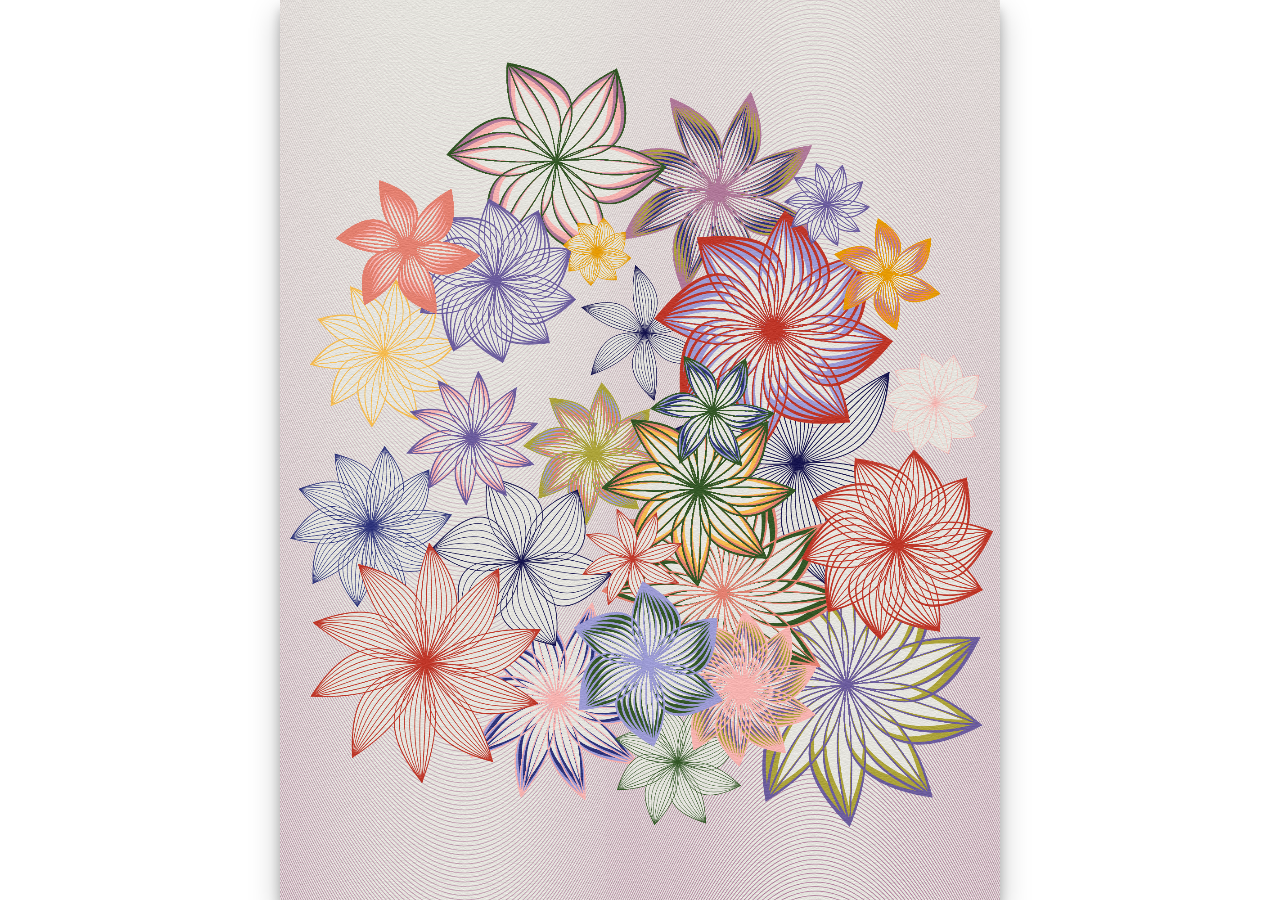
<file: algernon/index.html>
<!doctype html><html><head><title>For Algernon | elsif 2023</title><meta charset="utf-8"><script id="fxhash-snippet">//---- do not edit the following code (you can indent as you wish)
      let alphabet = "123456789abcdefghijkmnopqrstuvwxyzABCDEFGHJKLMNPQRSTUVWXYZ"
      var fxhash = "oo" + Array(49).fill(0).map(_=>alphabet[(Math.random()*alphabet.length)|0]).join('')
      const url = new URL(window.location.href)
      let p;
      p = url.searchParams.get('f');
      if (p) {
        fxhash = p;
      }
      
      //fxhash = 'oo1e51PCnR95nbGncPsJ1DgkxE1KMwFo2qP9PdDFYaFpfGg6dts'
      
      let b58dec = str=>[...str].reduce((p,c)=>p*alphabet.length+alphabet.indexOf(c)|0, 0)
      let fxhashTrunc = fxhash.slice(2)
      let regex = new RegExp(".{" + ((fxhash.length/4)|0) + "}", 'g')
      let hashes = fxhashTrunc.match(regex).map(h => b58dec(h))
      let sfc32 = (a, b, c, d) => {
        return () => {
          a |= 0; b |= 0; c |= 0; d |= 0
          var t = (a + b | 0) + d | 0
          d = d + 1 | 0
          a = b ^ b >>> 9
          b = c + (c << 3) | 0
          c = c << 21 | c >>> 11
          c = c + t | 0
          return (t >>> 0) / 4294967296
        }
      }
      var fxrand = sfc32(...hashes)
      // true if preview mode active, false otherwise
      // you can append preview=1 to the URL to simulate preview active
      var isFxpreview = new URLSearchParams(window.location.search).get('preview') === "1"
      // call this method to trigger the preview
      function fxpreview() {
        console.log("fxhash: TRIGGER PREVIEW")
      }
      //---- /do not edit the following code</script><link rel="stylesheet" href="./style.css"><script src="./p5.min.js"></script><script type="module"></script></head><body><div id="container"></div><script defer="defer" src="./bundle.js"></script></body></html>
</file>
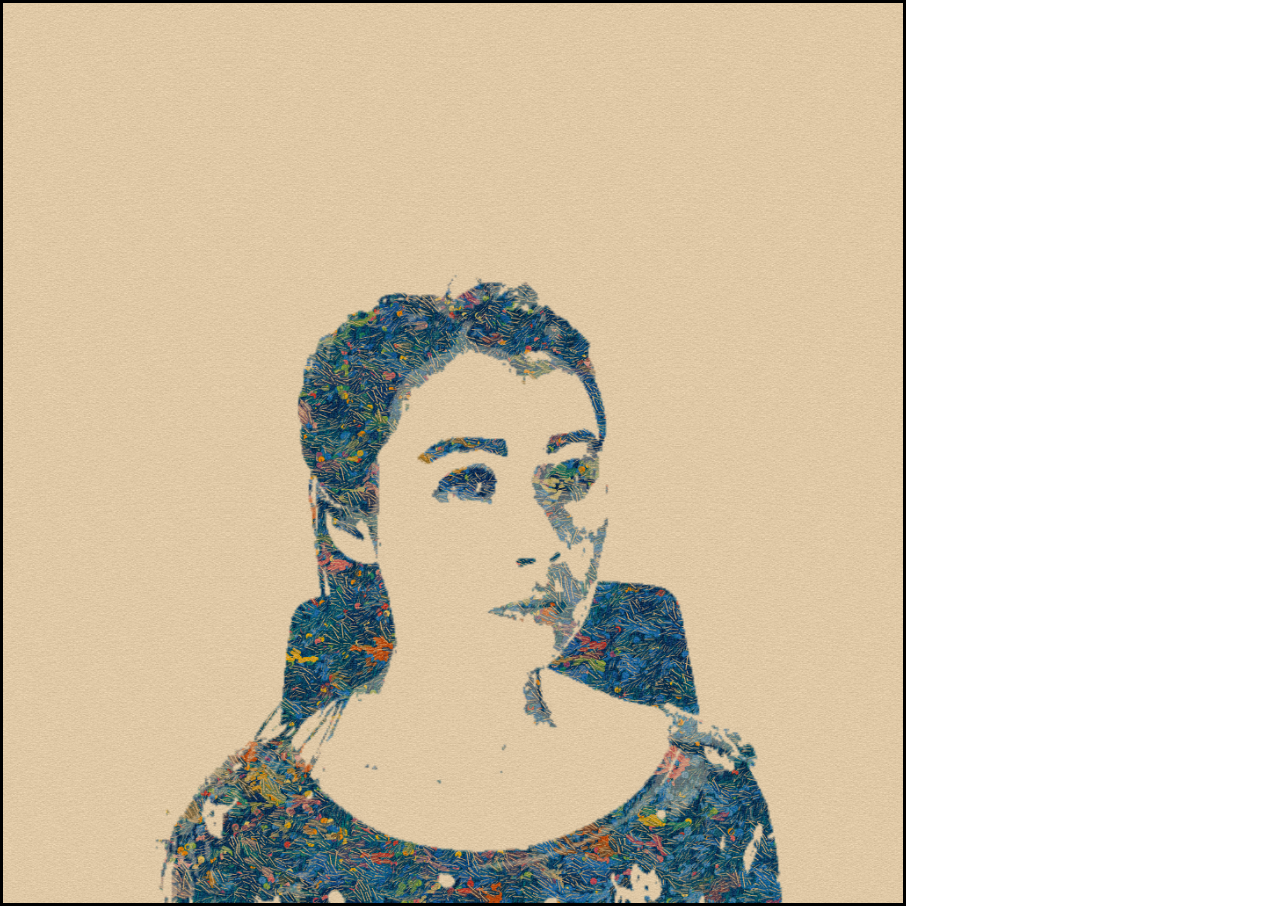
<file: elsie/index.html>
<!DOCTYPE html>
<html>

<head>
  <title>FXHASH project</title>
  <meta charset="utf-8">
  <script id="fxhash-snippet">
    //---- do not edit the following code (you can indent as you wish)
    let search = new URLSearchParams(window.location.search)
    let alphabet = "123456789abcdefghijkmnopqrstuvwxyzABCDEFGHJKLMNPQRSTUVWXYZ"
    let b58dec = str =>
      [...str].reduce(
        (p, c) => (p * alphabet.length + alphabet.indexOf(c)) | 0,
        0
      )
    let sfc32 = (a, b, c, d) => {
      return () => {
        a |= 0
        b |= 0
        c |= 0
        d |= 0
        var t = (((a + b) | 0) + d) | 0
        d = (d + 1) | 0
        a = b ^ (b >>> 9)
        b = (c + (c << 3)) | 0
        c = (c << 21) | (c >>> 11)
        c = (c + t) | 0
        return (t >>> 0) / 4294967296
      }
    }
    let rndHash = n =>
      Array(n)
        .fill(0)
        .map(_ => alphabet[(Math.random() * alphabet.length) | 0])
        .join("")
    let matcher = (str, start) =>
      str
        .slice(start)
        .match(new RegExp(".{" + ((str.length - start) >> 2) + "}", "g"))
        .map(b58dec)
    // make fxrand from hash
    var fxhash = search.get("fxhash") || "oo" + rndHash(49)
    var fxrand = sfc32(...matcher(fxhash, 2))
    // make fxrandminter from minter address
    var fxminter = search.get("fxminter") || "tz1" + rndHash(33)
    var fxrandminter = sfc32(...matcher(fxminter, 3))
    // true if preview mode active, false otherwise
    // you can append preview=1 to the URL to simulate preview active
    var isFxpreview = search.get("preview") === "1"
    // call this method to trigger the preview
    function fxpreview() {
      console.log("FXPREVIEW")
      // window.dispatchEvent(new Event("fxhash-preview"))
      // setTimeout(() => fxpreview(), 500)
    }
    // get the byte params from the URL
    const searchParams = window.location.hash
    let initialInputBytes = searchParams?.replace("#0x", "")
    const throttle = (func, delay) => {
      let isThrottled = false

      return function (...args) {
        if (!isThrottled) {
          func.apply(this, args)
          isThrottled = true

          setTimeout(() => {
            isThrottled = false
          }, delay)
        }
      }
    }

    const stringToHex = s => {
      let rtn = ""
      for (let i = 0; i < s.length; i++) {
        rtn += s.charCodeAt(i).toString(16).padStart(4, "0")
      }
      return rtn
    }

    const completeHexColor = hexCode => {
      let hex = hexCode.replace("#", "")
      if (hex.length === 6) {
        hex = `${hex}ff`
      }
      if (hex.length === 3) {
        hex = `${hex[0]}${hex[0]}${hex[1]}${hex[1]}${hex[2]}${hex[2]}ff`
      }
      return hex
    }

    // the parameter processor, used to parse fxparams
    const processors = {
      number: {
        serialize: input => {
          const view = new DataView(new ArrayBuffer(8))
          view.setFloat64(0, input)
          return view.getBigUint64(0).toString(16).padStart(16, "0")
        },
        deserialize: input => {
          const view = new DataView(new ArrayBuffer(8))
          for (let i = 0; i < 8; i++) {
            view.setUint8(i, parseInt(input.substring(i * 2, i * 2 + 2), 16))
          }
          return view.getFloat64(0)
        },
        bytesLength: () => 8,
        constrain: (value, definition) => {
          let min = Number.MIN_SAFE_INTEGER
          if (typeof definition.options?.min !== "undefined")
            min = Number(definition.options.min)
          let max = Number.MAX_SAFE_INTEGER
          if (typeof definition.options?.max !== "undefined")
            max = Number(definition.options.max)
          max = Math.min(max, Number.MAX_SAFE_INTEGER)
          min = Math.max(min, Number.MIN_SAFE_INTEGER)
          const v = Math.min(Math.max(value, min), max)
          if (definition?.options?.step) {
            const t = 1.0 / definition?.options?.step
            return Math.round(v * t) / t
          }
          return v
        },
        random: definition => {
          let min = Number.MIN_SAFE_INTEGER
          if (typeof definition.options?.min !== "undefined")
            min = Number(definition.options.min)
          let max = Number.MAX_SAFE_INTEGER
          if (typeof definition.options?.max !== "undefined")
            max = Number(definition.options.max)
          max = Math.min(max, Number.MAX_SAFE_INTEGER)
          min = Math.max(min, Number.MIN_SAFE_INTEGER)
          const v = Math.random() * (max - min) + min
          if (definition?.options?.step) {
            const t = 1.0 / definition?.options?.step
            return Math.round(v * t) / t
          }
          return v
        },
      },
      bigint: {
        serialize: input => {
          const view = new DataView(new ArrayBuffer(8))
          view.setBigInt64(0, BigInt(input))
          return view.getBigUint64(0).toString(16).padStart(16, "0")
        },
        deserialize: input => {
          const view = new DataView(new ArrayBuffer(8))
          for (let i = 0; i < 8; i++) {
            view.setUint8(i, parseInt(input.substring(i * 2, i * 2 + 2), 16))
          }
          return view.getBigInt64(0)
        },
        bytesLength: () => 8,
        random: definition => {
          const MIN_SAFE_INT64 = -9223372036854775808n
          const MAX_SAFE_INT64 = 9223372036854775807n
          let min = MIN_SAFE_INT64
          let max = MAX_SAFE_INT64
          if (typeof definition.options?.min !== "undefined")
            min = BigInt(definition.options.min)
          if (typeof definition.options?.max !== "undefined")
            max = BigInt(definition.options.max)
          const range = max - min
          const bits = range.toString(2).length
          let random
          do {
            random = BigInt(
              "0b" +
              Array.from(
                crypto.getRandomValues(new Uint8Array(Math.ceil(bits / 8)))
              )
                .map(b => b.toString(2).padStart(8, "0"))
                .join("")
            )
          } while (random > range)
          return random + min
        },
      },
      boolean: {
        serialize: input =>
          (typeof input === "boolean" && input) ||
            (typeof input === "string" && input === "true")
            ? "01"
            : "00",
        // if value is "00" -> 0 -> false, otherwise we consider it's 1
        deserialize: input => {
          return input === "00" ? false : true
        },
        bytesLength: () => 1,
        random: () => Math.random() < 0.5,
      },
      color: {
        serialize: input => {
          return completeHexColor(input)
        },
        deserialize: input => input,
        bytesLength: () => 4,
        transform: input => {
          const r = parseInt(input.slice(0, 2), 16)
          const g = parseInt(input.slice(2, 4), 16)
          const b = parseInt(input.slice(4, 6), 16)
          const a = parseInt(input.slice(6, 8), 16)
          return {
            hex: {
              rgb: "#" + input.slice(0, 6),
              rgba: "#" + input,
            },
            obj: {
              rgb: { r, g, b },
              rgba: { r, g, b, a },
            },
            arr: {
              rgb: [r, g, b],
              rgba: [r, g, b, a],
            },
          }
        },
        constrain: (value, definition) => {
          const hex = value.replace("#", "")
          return hex.slice(0, 8).padEnd(8, "f")
        },
        random: () =>
          `${[...Array(8)]
            .map(() => Math.floor(Math.random() * 16).toString(16))
            .join("")}`,
      },
      string: {
        serialize: (input, def) => {
          let max = 64
          if (typeof def.options?.maxLength !== "undefined")
            max = Number(def.options.maxLength)
          let hex = stringToHex(input.substring(0, max))
          hex = hex.padEnd(max * 4, "0")
          return hex
        },
        deserialize: input => {
          const hx = input.match(/.{1,4}/g) || []
          let rtn = ""
          for (let i = 0; i < hx.length; i++) {
            const int = parseInt(hx[i], 16)
            if (int === 0) break
            rtn += String.fromCharCode(int)
          }
          return rtn
        },
        bytesLength: options => {
          if (typeof options?.maxLength !== "undefined")
            return Number(options.maxLength) * 2
          return 64 * 2
        },
        constrain: (value, definition) => {
          let min = 0
          if (typeof definition.options?.minLength !== "undefined")
            min = definition.options.minLength
          let max = 64
          if (typeof definition.options?.maxLength !== "undefined")
            max = definition.options.maxLength
          let v = value.slice(0, max)
          if (v.length < min) {
            return v.padEnd(min)
          }
          return v
        },
        random: definition => {
          let min = 0
          if (typeof definition.options?.minLength !== "undefined")
            min = definition.options.minLength
          let max = 64
          if (typeof definition.options?.maxLength !== "undefined")
            max = definition.options.maxLength
          const length = Math.round(Math.random() * (max - min) + min)
          return [...Array(length)]
            .map(i => (~~(Math.random() * 36)).toString(36))
            .join("")
        },
      },
      bytes: {
        serialize: (input, def) => {
          const out = Array.from(input)
            .map(i => i.toString(16).padStart(2, "0"))
            .join("")
          return out
        },
        deserialize: (input, def) => {
          const len = input.length / 2
          const uint8 = new Uint8Array(len)
          let idx
          for (let i = 0; i < len; i++) {
            idx = i * 2
            uint8[i] = parseInt(`${input[idx]}${input[idx + 1]}`, 16)
          }
          return uint8
        },
        bytesLength: opt => opt.length,
        constain: (value, def) => {
          return value
        },
        random: def => {
          const len = def.options?.length || 0
          const uint8 = new Uint8Array(len)
          for (let i = 0; i < len; i++) {
            uint8[i] = (Math.random() * 255) | 0
          }
          return uint8
        },
      },
      select: {
        serialize: (input, def) => {
          // find the index of the input in the array of options
          return Math.min(255, def.options?.options?.indexOf(input) || 0)
            .toString(16)
            .padStart(2, "0")
        },
        deserialize: (input, definition) => {
          return (
            definition.options.options[parseInt(input, 16)] || definition.default
          )
        },
        bytesLength: () => 1,
        constrain: (value, definition) => {
          if (definition.options.options.includes(value)) {
            return value
          }
          return definition.options.options[0]
        },
        random: definition => {
          const index = Math.round(
            Math.random() * (definition?.options?.options?.length - 1) + 0
          )
          return definition?.options?.options[index]
        },
      },
    }

    // Utility function to get parameter value, default value, or a random value
    const getParamValue = (param, def, processor) => {
      if (typeof param !== "undefined") return param
      if (typeof def.default !== "undefined") return def.default
      return processor.random(def)
    }

    // params are injected into the piece using the binary representation of the
    // numbers, to keep precision
    const serializeParams = (params, definition) => {
      // Initialization of the hex string for parameters
      let hexString = ""
      // If definition is not provided, return an empty hex string
      if (!definition) return hexString
      // Iterating over the definitions
      for (const def of definition) {
        const { id, type } = def
        // Get the processor for the given type
        const processor = processors[type]
        // Get the param value, fall back to default or a random value
        const paramValue = getParamValue(params[id], def, processor)
        // Serialize the param value
        const serializedParam = processor.serialize(paramValue, def)
        // Concatenate serialized params
        hexString += serializedParam
      }
      return hexString
    }

    // takes the parameters as bytes and outputs an object with the
    // deserialized parameters, identified by their id in an object
    const deserializeParams = (bytes, definition) => {
      const params = {}
      for (const def of definition) {
        const processor = processors[def.type]
        // if we don't have any parameters defined in the URL, set the
        // default value and move on
        if (!bytes) {
          let v
          if (typeof def.default === "undefined") v = processor.random(def)
          else v = def.default
          params[def.id] = processor.constrain?.(v, def) || v
          continue
        }
        // extract the length from the bytes & shift the initial bytes string
        const valueBytes = bytes.substring(
          0,
          processor.bytesLength(def?.options) * 2
        )
        bytes = bytes.substring(processor.bytesLength(def?.options) * 2)
        // deserialize the bytes into the params
        const value = processor.deserialize(valueBytes, def)
        params[def.id] = processor.constrain?.(value, def) || value
      }
      return params
    }

    const processParam = (paramId, value, definitions, transformer) => {
      const definition = definitions.find(d => d.id === paramId)
      const processor = processors[definition.type]
      return processor[transformer]?.(value, definition) || value
    }

    const processParams = (values, definitions, transformer) => {
      const paramValues = {}
      for (const definition of definitions) {
        const processor = processors[definition.type]
        const value = values[definition.id]
        // deserialize the bytes into the params
        paramValues[definition.id] =
          processor[transformer]?.(value, definition) || value
      }
      return paramValues
    }

    window.$fx = {
      _version: "3.3.0",
      _processors: processors,
      // where params def & features will be stored
      _params: undefined,
      _features: undefined,
      // where the parameter values are stored
      _paramValues: {},
      _listeners: {},
      _receiveUpdateParams: async function (newRawValues, onDefault) {
        const handlers = await this.propagateEvent("params:update", newRawValues)
        handlers.forEach(([optInDefault, onDone]) => {
          if (!(typeof optInDefault == "boolean" && !optInDefault)) {
            this._updateParams(newRawValues)
            onDefault?.()
          }
          onDone?.(optInDefault, newRawValues)
        })
        if (handlers.length === 0) {
          this._updateParams(newRawValues)
          onDefault?.()
        }
      },
      _updateParams: function (newRawValues) {
        const constrained = processParams(
          { ...this._rawValues, ...newRawValues },
          this._params,
          "constrain"
        )
        Object.keys(constrained).forEach(paramId => {
          this._rawValues[paramId] = constrained[paramId]
        })
        this._paramValues = processParams(
          this._rawValues,
          this._params,
          "transform"
        )
        this._updateInputBytes()
      },
      _updateInputBytes: function () {
        const bytes = serializeParams(this._rawValues, this._params)
        this.inputBytes = bytes
      },
      _emitParams: function (newRawValues) {
        const constrainedValues = Object.keys(newRawValues).reduce(
          (acc, paramId) => {
            acc[paramId] = processParam(
              paramId,
              newRawValues[paramId],
              this._params,
              "constrain"
            )
            return acc
          },
          {}
        )
        this._receiveUpdateParams(constrainedValues, () => {
          parent.postMessage(
            {
              id: "fxhash_emit:params:update",
              data: {
                params: constrainedValues,
              },
            },
            "*"
          )
        })
      },
      hash: fxhash,
      rand: fxrand,
      minter: fxminter,
      randminter: fxrandminter,
      iteration: Number(search.get("fxiteration")) || 1,
      context: search.get("fxcontext") || "standalone",

      preview: fxpreview,
      isPreview: isFxpreview,
      params: function (definition) {
        this._params = definition
        this._rawValues = deserializeParams(initialInputBytes, definition)
        this._paramValues = processParams(
          this._rawValues,
          definition,
          "transform"
        )
        this._updateInputBytes()
      },
      features: function (features) {
        this._features = features
      },
      getFeature: function (id) {
        return this._features[id]
      },
      getFeatures: function () {
        return this._features
      },
      getParam: function (id) {
        return this._paramValues[id]
      },
      getParams: function () {
        return this._paramValues
      },
      getRawParam: function (id) {
        return this._rawValues[id]
      },
      getRawParams: function () {
        return this._rawValues
      },
      getRandomParam: function (id) {
        const definition = this._params.find(d => d.id === id)
        const processor = processors[definition.type]
        return processor.random(definition)
      },
      getDefinitions: function () {
        return this._params
      },
      stringifyParams: function (params) {
        return JSON.stringify(
          params || this._rawValues,
          (key, value) => {
            if (typeof value === "bigint") return value.toString()
            return value
          },
          2
        )
      },
      on: function (name, callback, onDone) {
        if (!this._listeners[name]) {
          this._listeners[name] = []
        }
        this._listeners[name].push([callback, onDone])
        return () => {
          const index = this._listeners[name].findIndex(([c]) => c === callback)
          if (index > -1) {
            this._listeners[name].splice(index, 1)
          }
        }
      },
      propagateEvent: async function (name, data) {
        const results = []
        if (this._listeners?.[name]) {
          for (const [callback, onDone] of this._listeners[name]) {
            const result = callback(data)
            results.push([
              result instanceof Promise ? await result : result,
              onDone,
            ])
          }
        }
        return results
      },
      emit: function (id, data) {
        switch (id) {
          case "params:update":
            this._emitParams(data)
            break
          default:
            console.log("$fx.emit called with unknown id:", id)
            break
        }
      },
    }
    const resetFxRand = () => {
      fxrand = sfc32(...matcher(fxhash, 2))
      $fx.rand = fxrand
      fxrand.reset = resetFxRand
    }
    fxrand.reset = resetFxRand
    const resetFxRandMinter = () => {
      fxrandminter = sfc32(...matcher(fxminter, 3))
      $fx.randminter = fxrandminter
      fxrandminter.reset = resetFxRandMinter
    }
    fxrandminter.reset = resetFxRandMinter
    window.addEventListener("message", event => {
      if (event.data === "fxhash_getInfo") {
        parent.postMessage(
          {
            id: "fxhash_getInfo",
            data: {
              version: window.$fx._version,
              hash: window.$fx.hash,
              iteration: window.$fx.iteration,
              features: window.$fx.getFeatures(),
              params: {
                definitions: window.$fx.getDefinitions(),
                values: window.$fx.getRawParams(),
              },
              minter: window.$fx.minter,
            },
          },
          "*"
        )
      }
      if (event.data?.id === "fxhash_params:update") {
        const { params } = event.data.data
        if (params) window.$fx._receiveUpdateParams(params)
      }
    })
  // END NEW

  //---- /do not edit the following code
  </script>
  <link rel="stylesheet" href="./style.css">
  <script src="./kdTree-min.js"></script>
  <script src="./p5.min.js"></script>

  <!-- if you need to import js scripts do it here -->
</head>

<body>
  <div id="main">
    <canvas width="512" height="512" id="canvas" style="width:1024px; height: 1024px;"></canvas>
  </div>
  <div id="infos">
    <input class='button' type="button" name="takephoto" onclick="takePhoto()" value="take photo" />
  </div>
  <video id="video" playsinline style="
      -webkit-transform: scaleX(-1);
      transform: scaleX(-1);
      display: none;
      width: auto;
      height: auto;
      ">
  </video>

  <!-- WEBPACK will inject the bundle.js here -->
<script defer src="./bundle.js"></script></body>

</html>
</file>
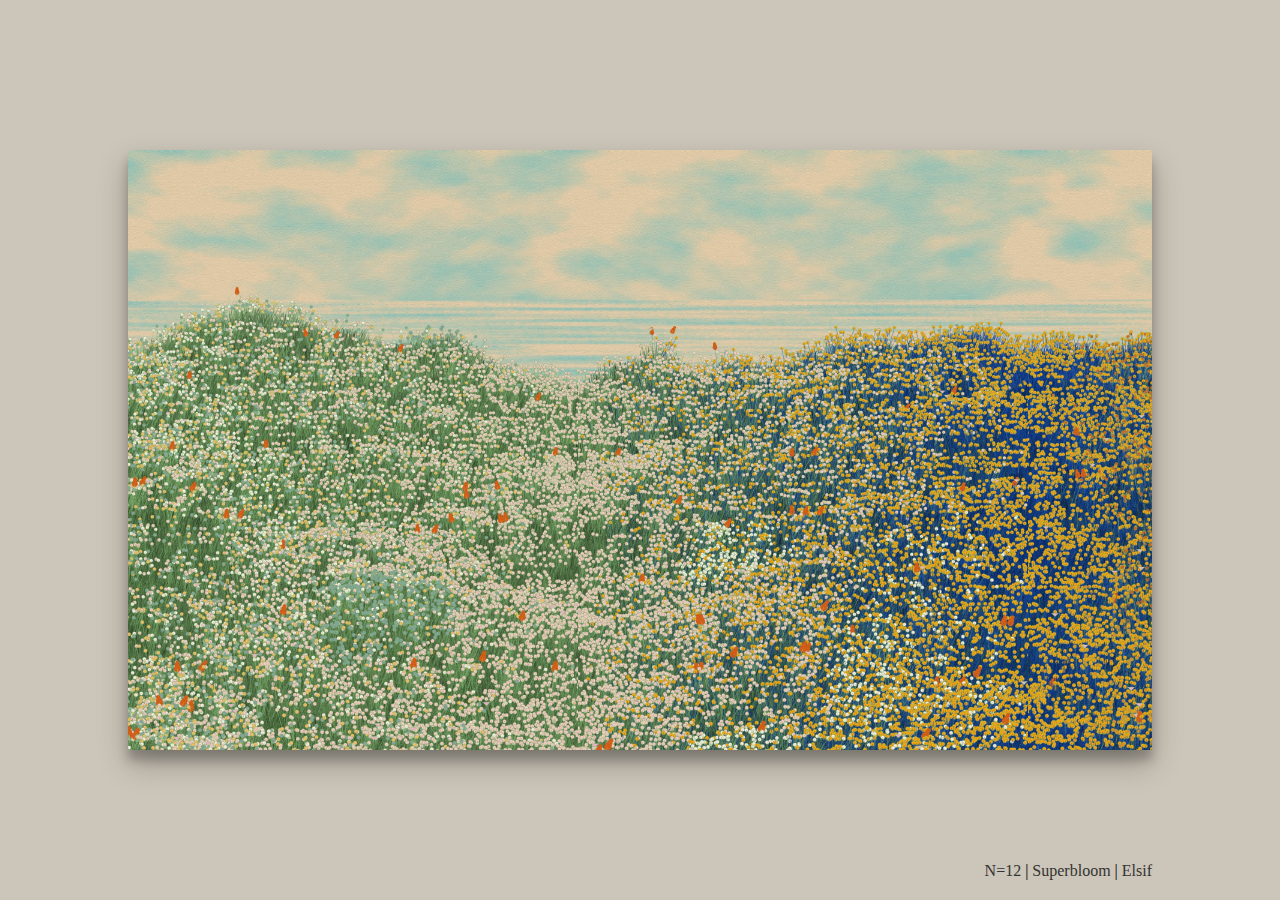
<file: superbloom/index.html>
<!DOCTYPE html>
<html>
<head>
<meta name="viewport" content="width=device-width, initial-scale=1">
<style>
body {
  padding: 0;
  margin: 0;
  background-color: #ccc5b9;
  overflow: hidden;
}

div.scroll-container {
  display:block;
  margin: 0;
  position: absolute;
  top: 50%;
  left: 50%;
  transform: translateX(-50%) translateY(-50%);
  box-shadow: rgba(0, 0, 0, 0.25) 0px 14px 28px, rgba(0, 0, 0, 0.22) 0px 10px 10px;

  overflow: auto;
  white-space: nowrap;
  padding: 0;
  height: 600px;
  max-height: 80%;
  width: 80%;
  overflow-y: hidden;
  overflow-x: hidden;
}

div.scroll {
  height: 100%;
  width: 100%;
  animation: slide infinite 1200s alternate;
  animation-timing-function: linear;
}

div.scroll:hover {
  animation-play-state: paused;
}

@keyframes slide {
  0% {
    margin-left: 0px;
  }
  100% {
    margin-left: -63264px;
  }
}

div.scroll-container img {
  padding: 0;
  margin: 0;
  height: 100%;
}

div.info {
  display:block;
  position: absolute;
  right: 10%;
  bottom: 20px;
}
a {
  color: #333;
  text-decoration: none;
}

</style>
</head>
<body>
<div class="scroll-container" id="scroll-container">
  <div class='scroll' id="scroll"></div>
</div>

<div class="info">
  <a href="https://feralfile.com/exhibitions/n-12-2ts" target="_blank">N=12</a> | 
  <a href="https://opensea.io/collection/n-12-1?search[stringTraits][0][name]=Artist&search[stringTraits][0][values][0]=Elsif" target="_blank">Superbloom</a> | 
  <a href="https://twitter.com/ElsifThen" target=_blank>Elsif</a>
</div>

<script>
  let scroll = document.getElementById('scroll');
  let html = ''
  const urlParams = new URLSearchParams(window.location.search);
  let start = parseInt(urlParams.get('set'));
  let play = true;
  if (urlParams.get('play') == 'false') {
    scroll.style.animation = 'none';
  }
  let i = 0;
  if (!isNaN(start)) {
    i = start - 1;
  }
  for (; i < 144; i++) {
    html += '<img src="thumbs/'+ i + '.jpg" title="Iteration #'+ (i+1) +'" loading="lazy" />';
  }
  scroll.innerHTML = html;
</script>
</body>
</html>
</file>
<file: algernon/style.css>
body {
    overflow: hidden;
    margin: 0;
    background-color: white;
}
#canvas {
    display:block;
    margin: 0;
    position: absolute;
    top: 50%;
    left: 50%;
    transform: translateX(-50%) translateY(-50%);
    /*box-shadow: rgba(0, 0, 0, 0.1) 0px 4px 12px;*/
    box-shadow: rgba(0, 0, 0, 0.25) 0px 14px 28px, rgba(0, 0, 0, 0.22) 0px 10px 10px;
}
</file>
<file: elsie/style.css>
* {
	margin: 0;
	padding: 0;
}

/*
body {
	font-family: monospace;
	display: flex;
	align-items: center;
	justify-content: center;
	flex-direction: column;
	height: 100vh;
	gap: 1em;
	background-color: rgb(226, 226, 226);
}
*/

canvas {
	border: 3px solid black;
	background-color: white;
}

#details {
	display: none;
}

#infos {
	display: none;
}

body.minting #details {
	display: grid;
	grid-template-columns: max-content max-content;
	gap: 0.2em 1em;
}

body.minting #infos {
	display: block;
	font-weight: bold;
}

body.minting canvas {
	border: 3px solid blue;
}

.button {
  background-color: #4CAF50;
  border: none;
  color: white;
  padding: 15px 32px;
  text-align: center;
  text-decoration: none;
  display: inline-block;
  font-size: 16px;
  margin: 4px 2px;
  cursor: pointer;
}
</file>
